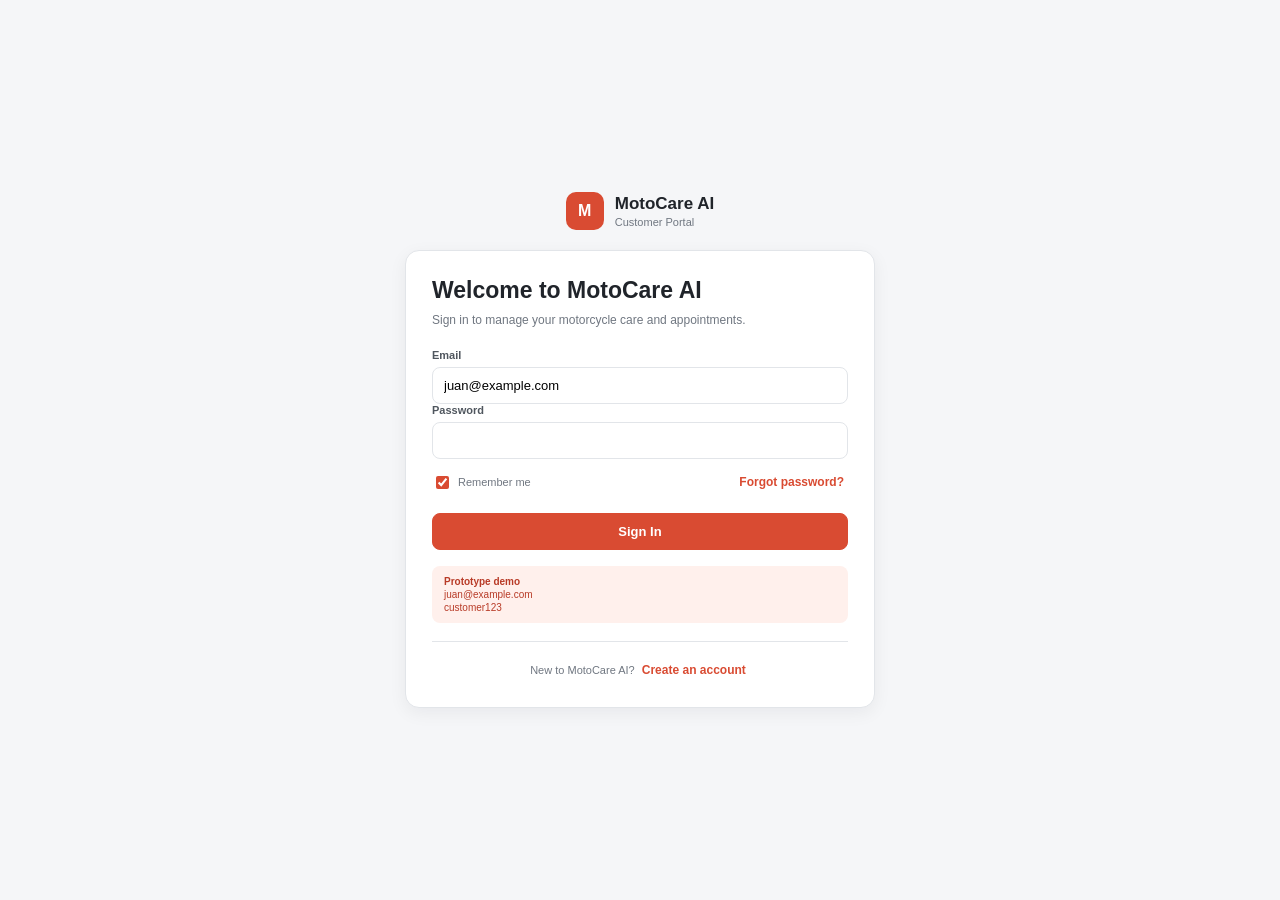
<file: index.html>
<!DOCTYPE html>
<html lang="en">
<head>
  <meta charset="UTF-8">
  <meta name="viewport" content="width=device-width, initial-scale=1.0">
  <title>MotoCare AI — Customer Portal</title>
  <link rel="stylesheet" href="style.css">
</head>
<body>
  <div id="app"></div>
  <script src="app.js"></script>
</body>
</html>
</file>
<file: style.css>
:root{
  --primary:#d94b32;
  --primary-dark:#b83b27;
  --primary-soft:#fff0ec;
  --bg:#f5f6f8;
  --surface:#fff;
  --text:#20242a;
  --muted:#707781;
  --border:#e2e5e9;
  --success:#248a55;
  --success-bg:#eaf7ef;
  --warning:#b77812;
  --warning-bg:#fff5df;
  --danger:#bd3f3f;
  --danger-bg:#fdecec;
  --info:#3973b7;
  --info-bg:#eaf3ff;
  --shadow:0 5px 18px rgba(20,25,30,.06);
  --radius:14px;
}
*{box-sizing:border-box}
html,body{margin:0;min-height:100%;font-family:Inter,Segoe UI,Arial,sans-serif;background:var(--bg);color:var(--text)}
button,input,select,textarea{font:inherit}
button{cursor:pointer}
a{text-decoration:none;color:inherit}
.app{min-height:100vh;display:flex}
.sidebar{width:235px;background:#171a1e;color:#fff;position:fixed;inset:0 auto 0 0;z-index:20;display:flex;flex-direction:column}
.brand{padding:22px 20px;border-bottom:1px solid rgba(255,255,255,.08);display:flex;gap:11px;align-items:center}
.brand-mark{width:38px;height:38px;border-radius:10px;background:var(--primary);display:grid;place-items:center;font-weight:800}
.brand strong{font-size:16px}.brand small{display:block;color:#9ca3aa;font-size:11px;margin-top:2px}
.nav{padding:14px 10px;overflow:auto}.nav-label{font-size:10px;color:#777f87;text-transform:uppercase;letter-spacing:.12em;padding:10px 10px 7px}
.nav button{width:100%;border:0;background:transparent;color:#aeb4ba;text-align:left;padding:11px 12px;border-radius:8px;display:flex;gap:11px;align-items:center;margin-bottom:3px}
.nav button:hover{background:#22272c;color:#fff}.nav button.active{background:var(--primary);color:#fff}
.nav-icon{width:18px;text-align:center;font-size:14px}
.sidebar-foot{margin-top:auto;padding:14px;border-top:1px solid rgba(255,255,255,.08);color:#9ca3aa;font-size:12px}
.main{margin-left:235px;flex:1;min-width:0}
.topbar{height:70px;background:#fff;border-bottom:1px solid var(--border);display:flex;align-items:center;justify-content:space-between;padding:0 28px;position:sticky;top:0;z-index:10}
.breadcrumb{font-size:13px;color:var(--muted)}.breadcrumb strong{color:var(--text)}
.top-actions{display:flex;align-items:center;gap:10px}.icon-btn{width:38px;height:38px;border:1px solid var(--border);background:#fff;border-radius:8px}
.profile{display:flex;align-items:center;gap:9px;margin-left:8px}
.avatar{width:34px;height:34px;border-radius:50%;background:#eceff2;display:grid;place-items:center;font-size:12px;font-weight:700}
.content{padding:28px;max-width:1450px;margin:auto}
.page-head{display:flex;justify-content:space-between;align-items:flex-start;gap:20px;margin-bottom:22px}
.page-head h1{font-size:25px;margin:0 0 6px}.page-head p{margin:0;color:var(--muted);font-size:13px}
.actions{display:flex;gap:8px;flex-wrap:wrap}
.btn{border:1px solid var(--border);background:#fff;color:var(--text);padding:10px 14px;border-radius:8px;font-weight:600;font-size:13px}
.btn:hover{background:#f7f7f8}.btn.primary{background:var(--primary);border-color:var(--primary);color:#fff}
.btn.primary:hover{background:var(--primary-dark)}.btn.small{padding:7px 10px;font-size:12px}
.cards{display:grid;grid-template-columns:repeat(3,minmax(0,1fr));gap:15px;margin-bottom:18px}
.card{background:var(--surface);border:1px solid var(--border);border-radius:var(--radius);box-shadow:var(--shadow)}
.stat{padding:18px}.stat-top{display:flex;justify-content:space-between;color:var(--muted);font-size:12px}
.stat-icon{width:35px;height:35px;background:var(--primary-soft);color:var(--primary);border-radius:9px;display:grid;place-items:center}
.stat-value{font-size:22px;font-weight:750;margin:12px 0 4px}.trend{font-size:11px;color:var(--success)}
.grid-2{display:grid;grid-template-columns:1.25fr 1fr;gap:18px}.grid-3{display:grid;grid-template-columns:repeat(3,1fr);gap:18px}
.panel{padding:18px}.panel-head{display:flex;justify-content:space-between;align-items:center;margin-bottom:15px;gap:10px}
.panel-head h2{font-size:15px;margin:0}.muted{color:var(--muted)}.small-text{font-size:12px}
.list{display:flex;flex-direction:column;gap:10px}.list-row{display:flex;align-items:center;justify-content:space-between;gap:12px;padding:11px 0;border-bottom:1px solid #edf0f2}
.list-row:last-child{border-bottom:0}.person{display:flex;align-items:center;gap:10px;min-width:0}
.mini-avatar{width:32px;height:32px;border-radius:8px;background:#f0f2f4;display:grid;place-items:center;font-size:11px;font-weight:700;flex:none}
.person div:last-child{min-width:0}.person strong{display:block;font-size:12px}.person span{display:block;font-size:11px;color:var(--muted);white-space:nowrap;overflow:hidden;text-overflow:ellipsis}
.badge{display:inline-flex;align-items:center;padding:4px 8px;border-radius:999px;font-size:10px;font-weight:700;white-space:nowrap}
.badge.success{color:var(--success);background:var(--success-bg)}.badge.warning{color:var(--warning);background:var(--warning-bg)}
.badge.danger{color:var(--danger);background:var(--danger-bg)}.badge.info{color:var(--info);background:var(--info-bg)}
.badge.gray{color:#646b73;background:#eef0f2}
.hero-bike{background:linear-gradient(135deg,#fff8f5,#fff);border:1px solid #f1d9d2;padding:22px;border-radius:14px;display:grid;grid-template-columns:1.2fr .8fr;gap:20px;align-items:center}
.hero-bike h2{margin:0 0 6px;font-size:22px}.hero-bike p{margin:0 0 15px;color:var(--muted);font-size:12px}
.bike-visual{min-height:145px;border-radius:12px;background:#171a1e;color:#fff;display:grid;place-items:center;font-size:52px}
.kpi-row{display:grid;grid-template-columns:repeat(3,1fr);gap:10px;margin-top:14px}
.kpi{padding:12px;border:1px solid var(--border);border-radius:9px;background:#fafbfc}.kpi label{display:block;color:var(--muted);font-size:10px;margin-bottom:4px}.kpi strong{font-size:13px}
.alert{padding:15px;border-radius:10px;border:1px solid var(--border);display:flex;justify-content:space-between;align-items:center;gap:14px}
.alert.warning{background:var(--warning-bg);border-color:#f1dcae}.alert.info{background:var(--info-bg);border-color:#cfe0f5}.alert.success{background:var(--success-bg);border-color:#cfe9da}
.alert strong{font-size:13px}.alert p{font-size:11px;color:var(--muted);margin:4px 0 0}
.service-card{padding:16px;border:1px solid var(--border);border-radius:11px;background:#fff}
.service-card h3{margin:0 0 6px;font-size:14px}.service-card p{font-size:11px;color:var(--muted);line-height:1.5;margin:0 0 12px}
.service-price{font-size:13px;font-weight:750}.service-meta{display:flex;justify-content:space-between;align-items:center;margin-top:12px}
.rec-grid{display:grid;grid-template-columns:repeat(3,1fr);gap:12px}
.reason{font-size:10px;color:var(--primary-dark);background:var(--primary-soft);padding:5px 7px;border-radius:6px;display:inline-block}
.timeline{border-left:2px solid #e7e9eb;padding-left:18px;margin-left:6px}.timeline-item{position:relative;padding:0 0 20px}
.timeline-item:before{content:"";position:absolute;width:8px;height:8px;border-radius:50%;background:var(--primary);left:-23px;top:4px}
.timeline-item strong{font-size:12px}.timeline-item p{font-size:11px;color:var(--muted);margin:4px 0 0}
.progress{display:flex;gap:0;margin:18px 0}.step{flex:1;text-align:center;position:relative;font-size:10px;color:var(--muted)}
.step:not(:last-child):after{content:"";height:2px;background:#ddd;position:absolute;top:9px;left:50%;right:-50%}
.step-dot{width:18px;height:18px;border-radius:50%;background:#ddd;margin:0 auto 7px;position:relative;z-index:1}
.step.done{color:var(--success)}.step.done .step-dot{background:var(--success)}.step.current{color:var(--primary);font-weight:700}.step.current .step-dot{background:var(--primary)}
.chat{display:flex;flex-direction:column;gap:12px;min-height:430px}
.chat-messages{flex:1;display:flex;flex-direction:column;gap:10px;max-height:440px;overflow:auto;padding:4px}
.msg{max-width:78%;padding:11px 13px;border-radius:12px;font-size:12px;line-height:1.5}
.msg.ai{align-self:flex-start;background:#f0f2f4}.msg.user{align-self:flex-end;background:var(--primary);color:#fff}
.msg small{display:block;font-size:9px;opacity:.65;margin-bottom:3px}
.chat-input{display:flex;gap:8px}.chat-input input{flex:1}
.prompt-row{display:flex;gap:7px;flex-wrap:wrap;margin-top:10px}.prompt{border:1px solid var(--border);background:#fff;border-radius:999px;padding:7px 10px;font-size:10px}
.prompt:hover{border-color:var(--primary);color:var(--primary)}
.form-grid{display:grid;grid-template-columns:repeat(2,minmax(0,1fr));gap:15px}.field label{display:block;font-size:11px;font-weight:700;margin-bottom:6px;color:#4f565e}
.field.full{grid-column:1/-1}.input,.select,.textarea{width:100%;border:1px solid var(--border);border-radius:8px;background:#fff;padding:10px 11px;outline:none;font-size:13px}
.input:focus,.select:focus,.textarea:focus{border-color:var(--primary);box-shadow:0 0 0 3px rgba(217,75,50,.1)}
.form-actions{display:flex;justify-content:flex-end;gap:8px;margin-top:20px;padding-top:16px;border-top:1px solid var(--border)}
.detail-grid{display:grid;grid-template-columns:1fr 1.5fr;gap:18px}.info-list{display:grid;grid-template-columns:repeat(2,1fr);gap:12px}
.info-item{padding:12px;background:#fafbfc;border:1px solid var(--border);border-radius:8px}.info-item label{display:block;font-size:10px;color:var(--muted);margin-bottom:4px}.info-item strong{font-size:13px}
.table-wrap{overflow:auto}.table{width:100%;border-collapse:collapse;font-size:12px}.table th{text-align:left;color:#737a82;font-weight:650;background:#fafbfc}
.table th,.table td{padding:12px 11px;border-bottom:1px solid var(--border);white-space:nowrap}.link-btn{border:0;background:none;color:var(--primary);font-weight:650;font-size:12px;padding:4px}
.modal-backdrop{position:fixed;inset:0;background:rgba(10,12,15,.45);display:none;align-items:center;justify-content:center;padding:20px;z-index:50}
.modal-backdrop.open{display:flex}.modal{background:#fff;width:min(650px,100%);max-height:90vh;overflow:auto;border-radius:14px;box-shadow:0 18px 60px rgba(0,0,0,.2)}
.modal-head{padding:18px 20px;border-bottom:1px solid var(--border);display:flex;justify-content:space-between;align-items:center}.modal-head h3{margin:0;font-size:16px}
.modal-body{padding:20px}.close{border:0;background:#f0f2f4;width:32px;height:32px;border-radius:8px}
.toast{position:fixed;right:22px;bottom:22px;background:#171a1e;color:#fff;padding:12px 15px;border-radius:9px;font-size:12px;box-shadow:0 8px 25px rgba(0,0,0,.2);opacity:0;transform:translateY(10px);pointer-events:none;transition:.2s;z-index:80}
.toast.show{opacity:1;transform:none}.mobile-menu{display:none}
@media(max-width:1000px){.cards{grid-template-columns:repeat(2,1fr)}.grid-2,.detail-grid,.hero-bike{grid-template-columns:1fr}.rec-grid,.grid-3{grid-template-columns:1fr 1fr}.sidebar{transform:translateX(-100%);transition:.2s}.sidebar.open{transform:none}.main{margin-left:0}.mobile-menu{display:block}}
@media(max-width:650px){.content{padding:18px}.topbar{padding:0 16px}.cards,.rec-grid,.grid-3,.kpi-row{grid-template-columns:1fr}.form-grid{grid-template-columns:1fr}.page-head{flex-direction:column}.msg{max-width:88%}}

/* Account & access additions */
.notification-wrap,.profile-wrap{position:relative}
.notification-dot{position:absolute;right:-3px;top:-5px;min-width:17px;height:17px;padding:0 4px;border-radius:999px;background:var(--primary);color:#fff;font-size:9px;display:grid;place-items:center;border:2px solid #fff}
.profile-button{border:0;background:transparent;padding:3px 5px;cursor:pointer}
.profile-chevron{font-size:13px;color:var(--muted);margin-left:2px}
.profile-menu,.notification-panel{position:absolute;right:0;top:48px;width:280px;background:#fff;border:1px solid var(--border);border-radius:10px;box-shadow:0 15px 35px rgba(20,25,30,.13);z-index:40;overflow:hidden}
.profile-menu-head{display:flex;gap:10px;padding:14px;border-bottom:1px solid var(--border);align-items:center}
.profile-menu-head .avatar{flex:none}
.profile-menu-head strong,.profile-menu-head span{display:block}.profile-menu-head span{font-size:10px;color:var(--muted);margin-top:2px}
.profile-menu>button{display:block;width:100%;border:0;background:#fff;text-align:left;padding:11px 14px;font-size:12px;cursor:pointer}
.profile-menu>button:hover{background:#fafbfc}.profile-divider{border-top:1px solid var(--border)}.profile-menu .logout-btn{color:var(--danger)}
.notification-head{display:flex;justify-content:space-between;align-items:center;padding:13px 14px;border-bottom:1px solid var(--border);font-size:12px}
.notification-item{display:flex;gap:9px;width:100%;border:0;border-bottom:1px solid #f0f1f2;background:#fff;text-align:left;padding:12px 14px;cursor:pointer}
.notification-item:hover{background:#fafbfc}.notification-item.read{opacity:.62}.notification-item>span:last-child{min-width:0}
.notification-item strong,.notification-item small,.notification-item em{display:block}.notification-item strong{font-size:11px}.notification-item small{font-size:10px;color:var(--muted);margin-top:3px;line-height:1.35}.notification-item em{font-size:9px;color:#9aa0a6;margin-top:5px;font-style:normal}.notification-icon{color:var(--primary);font-size:19px;line-height:11px}
.auth-shell{min-height:100vh;background:var(--bg);display:flex;flex-direction:column;align-items:center;justify-content:center;padding:30px 18px}
.auth-brand{display:flex;align-items:center;gap:11px;margin-bottom:20px}.auth-brand .brand-mark{color:#fff}.auth-brand strong{font-size:17px}.auth-brand small{display:block;color:var(--muted);font-size:11px;margin-top:2px}
.auth-card{width:min(470px,100%);background:#fff;border:1px solid var(--border);border-radius:14px;box-shadow:var(--shadow);padding:26px}
.auth-head{margin-bottom:20px}.auth-head h1{font-size:23px;margin:0 0 7px}.auth-head p{margin:0;color:var(--muted);font-size:12px;line-height:1.5}.auth-submit{width:100%;margin-top:20px}
.auth-row{display:flex;justify-content:space-between;align-items:center;gap:10px;margin-top:12px}.check{font-size:11px;color:var(--muted);display:flex;align-items:center;gap:6px}.check input{accent-color:var(--primary)}
.auth-switch{text-align:center;margin-top:18px;padding-top:17px;border-top:1px solid var(--border);font-size:11px;color:var(--muted)}
.auth-note{background:#fafbfc;border:1px solid var(--border);border-radius:8px;padding:10px;font-size:10px;color:var(--muted);margin-top:14px;line-height:1.4}
.demo-login{margin-top:16px;background:var(--primary-soft);border-radius:8px;padding:10px 12px;font-size:10px;color:var(--primary-dark)}.demo-login strong,.demo-login span{display:block}.demo-login span{margin-top:2px}
.account-profile{display:flex;align-items:center;gap:13px;padding:13px;background:#fafbfc;border:1px solid var(--border);border-radius:9px;margin-bottom:15px}
.account-avatar{width:48px;height:48px;border-radius:50%;background:var(--primary-soft);color:var(--primary);display:grid;place-items:center;font-weight:800}.account-profile strong,.account-profile span{display:block}.account-profile span{font-size:11px;color:var(--muted);margin-top:3px}
@media(max-width:650px){.profile-menu,.notification-panel{right:-4px;width:min(300px,calc(100vw - 36px))}}
</file>
